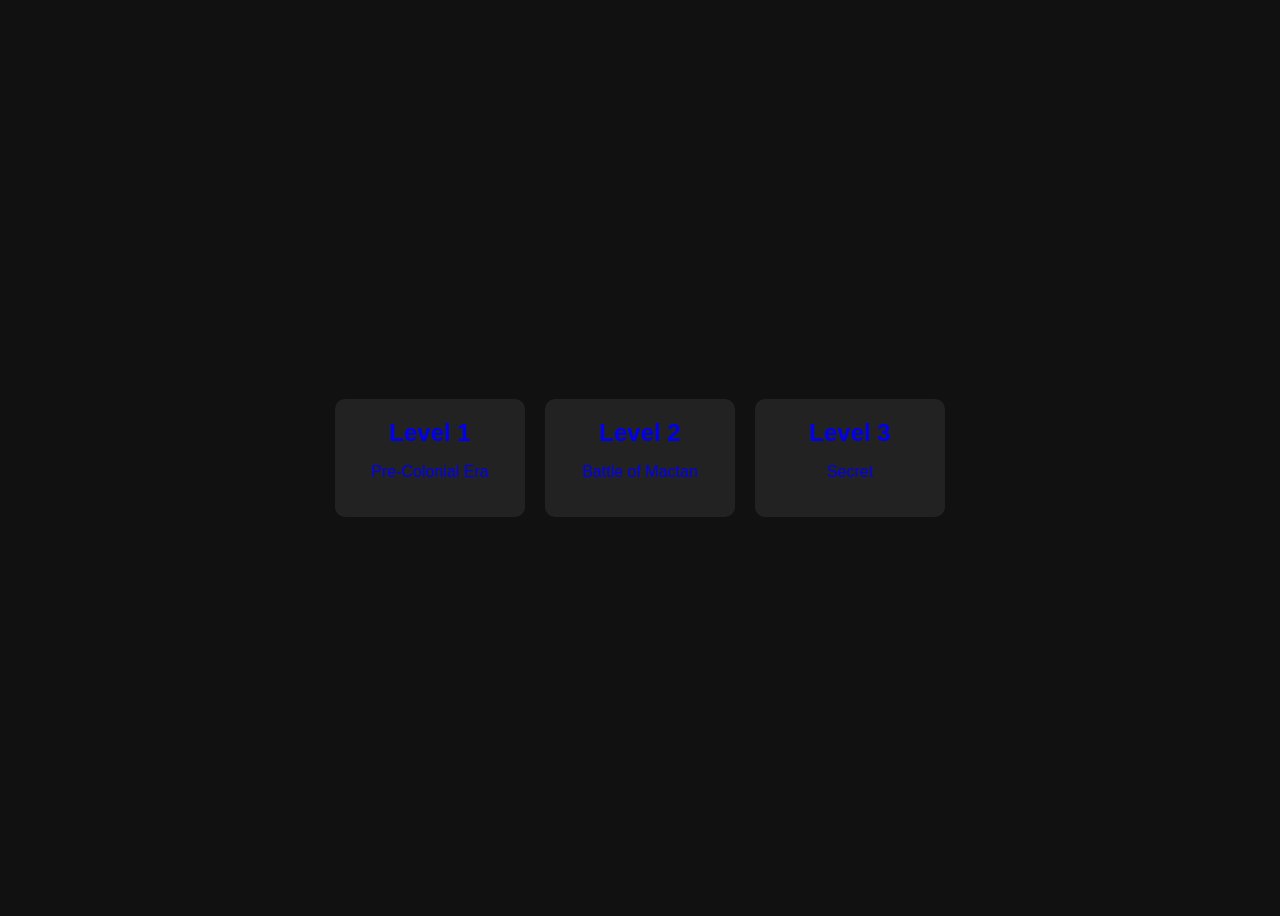
<file: adventure.html>
<!DOCTYPE html>
<html lang="en">
<head>
    <meta charset="UTF-8">
    <meta name="viewport" content="width=device-width, initial-scale=1.0">
    <title>Adventure Game</title>

    <style>
        body {
            font-family: Arial, sans-serif;
            background: #111;
            color: white;
            display: flex;
            justify-content: center;
            align-items: center;
            height: 100vh;
        }

        .game-cards {
            display: flex;
            gap: 20px;
        }

        .card-link {
            text-decoration: none;
        }

        .card {
            width: 150px;
            padding: 20px;
            background: #222;
            border-radius: 10px;
            text-align: center;
            transition: 0.3s;
            cursor: pointer;
        }

        .card:hover {
            transform: scale(1.05);
            background: #333;
        }

        .card h2 {
            margin: 0 0 10px;
        }
    </style>

</head>
<body>

    <div class="game-cards">

        <a class="card-link" href="/game/level1.html">
            <div class="card">
                <h2>Level 1</h2>
                <p>Pre-Colonial Era</p>
            </div>
        </a>

        <a class="card-link" href="level2.html">
            <div class="card">
                <h2>Level 2</h2>
                <p>Battle of Mactan</p>
            </div>
        </a>

        <a class="card-link" href="level3.html">
            <div class="card">
                <h2>Level 3</h2>
                <p>Secret</p>
            </div>
        </a>

    </div>

</body>
</html>
</file>
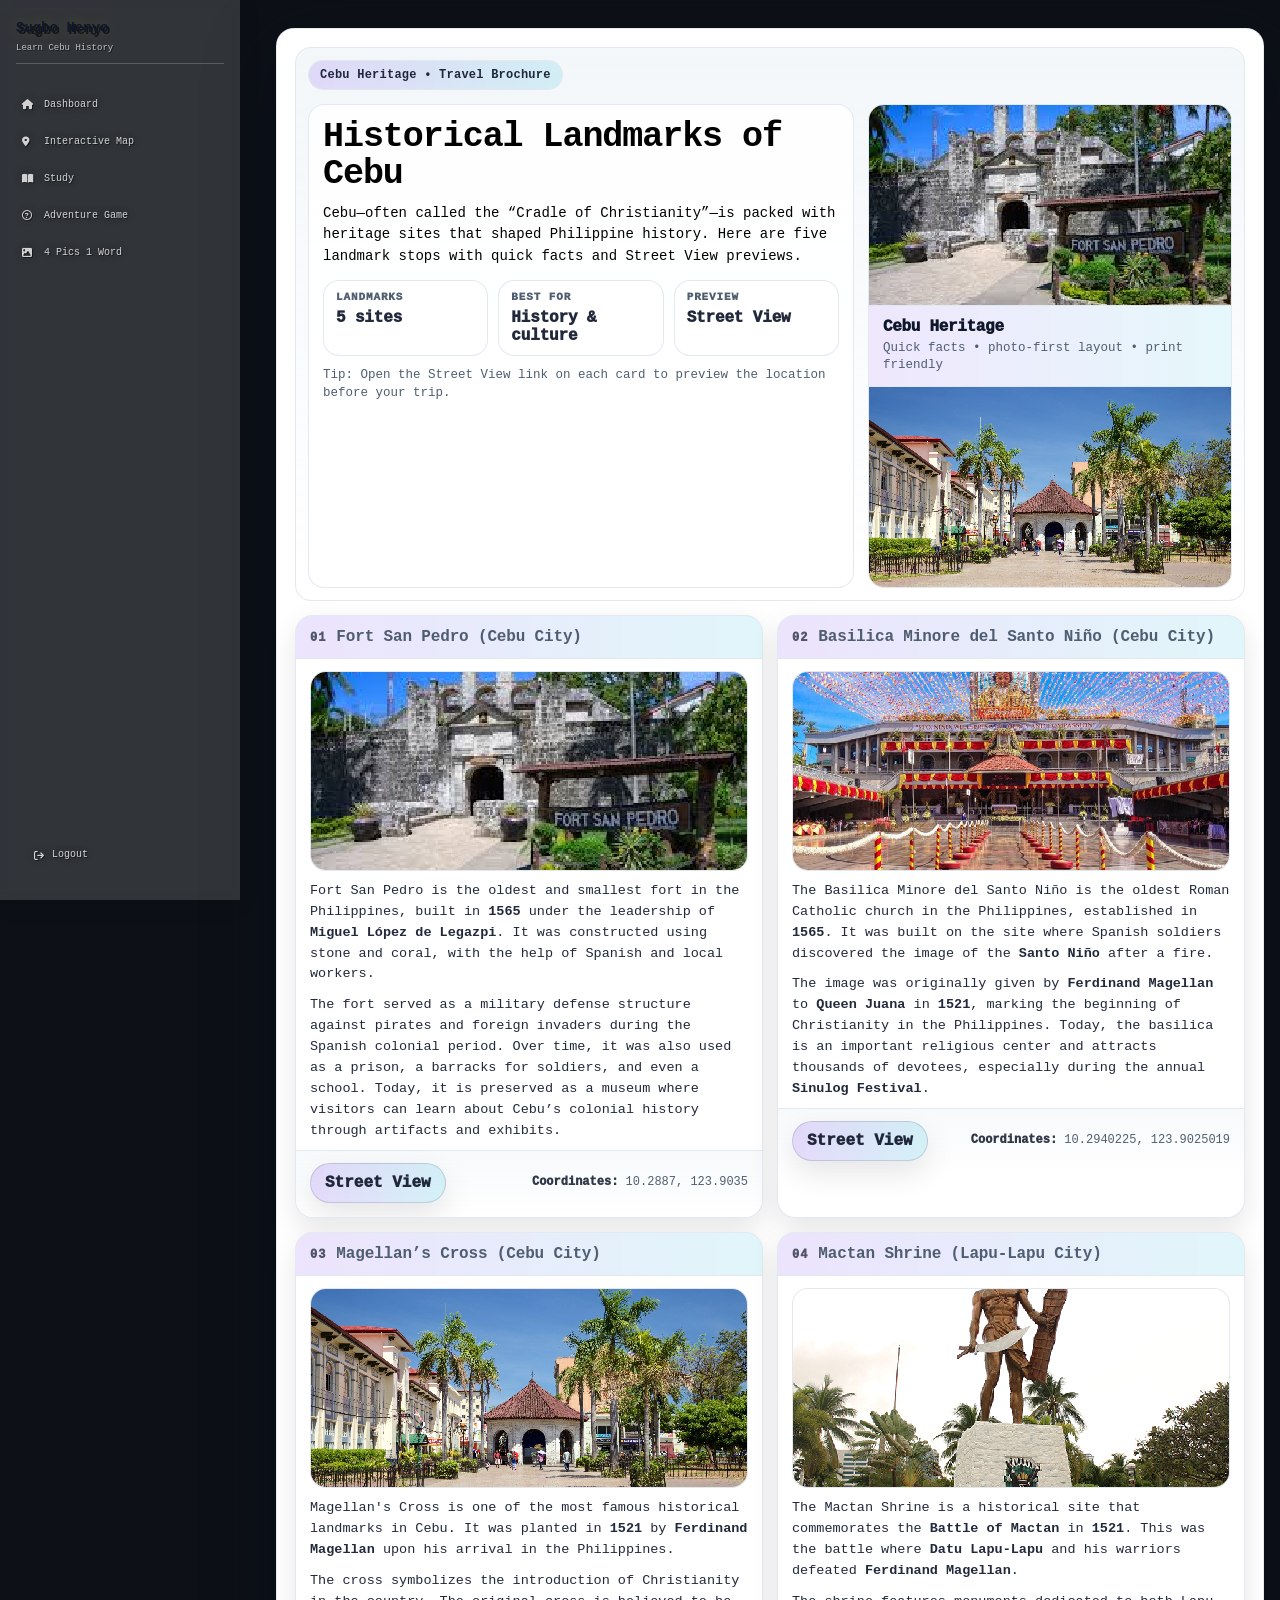
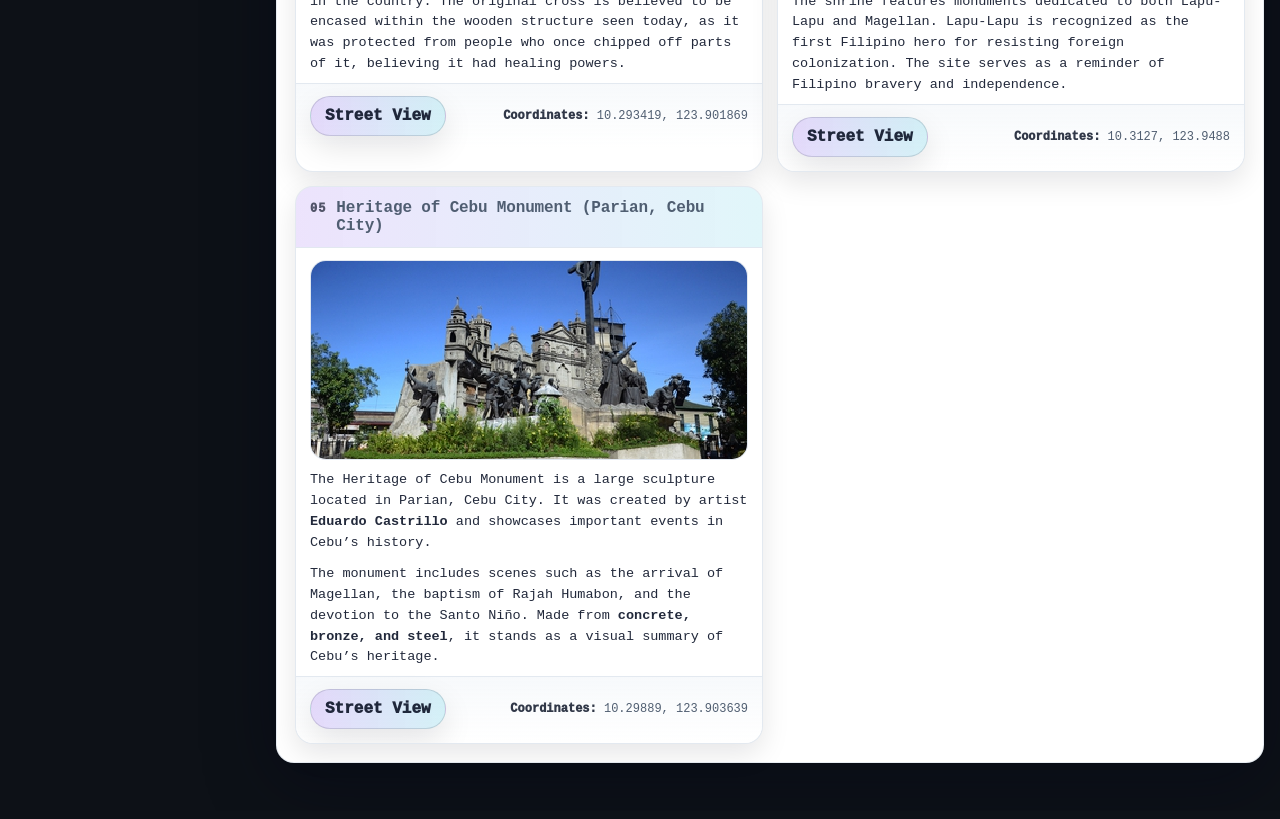
<file: streetview.html>
<!doctype html>
<html lang="en">
  <head>
    <meta charset="utf-8" />
    <meta name="viewport" content="width=device-width, initial-scale=1" />
    <title>Historical Landmarks of Cebu — Brochure</title>
    <link rel="stylesheet" href="streetview.css" />
  </head>
  <body>
    <div id="sidebar"></div>

    <main class="page">
      <section class="sheet" aria-label="Cebu heritage brochure">
        <header class="top">
          <div class="top__bar">
            <div class="badge">Cebu Heritage • Travel Brochure</div>
          </div>

          <div class="top__grid">
            <div class="top__copy">
              <h1 class="title-street">Historical Landmarks of Cebu</h1>
              <p class="lede">
                Cebu—often called the “Cradle of Christianity”—is packed with heritage sites that shaped Philippine history.
                Here are five landmark stops with quick facts and Street View previews.
              </p>

              <div class="atglance" aria-label="At a glance">
                <div class="stat">
                  <div class="stat__k">Landmarks</div>
                  <div class="stat__v">5 sites</div>
                </div>
                <div class="stat">
                  <div class="stat__k">Best for</div>
                  <div class="stat__v">History & culture</div>
                </div>
                <div class="stat">
                  <div class="stat__k">Preview</div>
                  <div class="stat__v">Street View</div>
                </div>
              </div>

              <p class="hint">
                Tip: Open the Street View link on each card to preview the location before your trip.
              </p>
            </div>

            <div class="top__media" aria-label="Cover photos">
              <div class="mosaic">
                <div class="mosaic__img">
                  <picture>
                    <source srcset="./images/fort1.png" type="image/png" />
                    <img alt="Fort San Pedro" loading="lazy" src="./images/fort1.png" />
                  </picture>
                </div>
                <div class="mosaic__mid">
                  <div class="mosaic__kicker">Cebu Heritage</div>
                  <div class="mosaic__sub">Quick facts • photo-first layout • print friendly</div>
                </div>
                <div class="mosaic__img">
                  <picture>
                    <source srcset="./images/mag2.png" type="image/png" />
                    <img alt="Magellan's Cross" loading="lazy" src="./images/mag2.png" />
                  </picture>
                </div>
              </div>
            </div>
          </div>
        </header>

        <section class="cards" aria-label="Landmarks list">
          <article class="card">
            <div class="card__head">
              <div class="card__num">01</div>
              <h2 class="card__title">Fort San Pedro <span class="card__place">(Cebu City)</span></h2>
            </div>
            <div class="card__body">
              <div class="media">
                <picture>
                  <source srcset="./images/fort1.png" type="image/png" />
                  <img alt="Fort San Pedro" loading="lazy" src="./images/fort1.png" />
                </picture>
              </div>
              <p class="p">
                Fort San Pedro is the oldest and smallest fort in the Philippines, built in <strong>1565</strong> under the
                leadership of <strong>Miguel López de Legazpi</strong>. It was constructed using stone and coral, with the help
                of Spanish and local workers.
              </p>
              <p class="p">
                The fort served as a military defense structure against pirates and foreign invaders during the Spanish
                colonial period. Over time, it was also used as a prison, a barracks for soldiers, and even a school. Today,
                it is preserved as a museum where visitors can learn about Cebu’s colonial history through artifacts and
                exhibits.
              </p>
            </div>
            <div class="card__foot">
              <a class="btn" href="https://www.google.com/maps/@10.2921803,123.9059101,3a,75y,11.11h,92.73t/data=!3m6!1e1!3m4!1sgtUm4kDCSK3WTDnEqbeT-A!2e0!7i16384!8i8192?entry=ttu">Street View</a>
              <div class="coords"><strong>Coordinates:</strong> 10.2887, 123.9035</div>
            </div>
          </article>

          <article class="card">
            <div class="card__head">
              <div class="card__num">02</div>
              <h2 class="card__title">Basilica Minore del Santo Niño <span class="card__place">(Cebu City)</span></h2>
            </div>
            <div class="card__body">
              <div class="media">
                <picture>
                  <source srcset="./images/stnino1.png" type="image/png" />
                  <img alt="Basilica Minore del Santo Niño" loading="lazy" src="./images/stnino1.png" />
                </picture>
              </div>
              <p class="p">
                The Basilica Minore del Santo Niño is the oldest Roman Catholic church in the Philippines, established in
                <strong>1565</strong>. It was built on the site where Spanish soldiers discovered the image of the
                <strong>Santo Niño</strong> after a fire.
              </p>
              <p class="p">
                The image was originally given by <strong>Ferdinand Magellan</strong> to <strong>Queen Juana</strong> in
                <strong>1521</strong>, marking the beginning of Christianity in the Philippines. Today, the basilica is an
                important religious center and attracts thousands of devotees, especially during the annual
                <strong>Sinulog Festival</strong>.
              </p>
            </div>
            <div class="card__foot">
              <a class="btn" href="https://www.google.com/maps/@?api=1&map_action=pano&viewpoint=10.2940225,123.9025019">Street View</a>
              <div class="coords"><strong>Coordinates:</strong> 10.2940225, 123.9025019</div>
            </div>
          </article>

          <article class="card">
            <div class="card__head">
              <div class="card__num">03</div>
              <h2 class="card__title">Magellan’s Cross <span class="card__place">(Cebu City)</span></h2>
            </div>
            <div class="card__body">
              <div class="media">
                <picture>
                  <source srcset="./images/mag2.png" type="image/png" />
                  <img alt="Magellan’s Cross" loading="lazy" src="./images/mag2.png" />
                </picture>
              </div>
              <p class="p">
                Magellan's Cross is one of the most famous historical landmarks in Cebu. It was planted in <strong>1521</strong>
                by <strong>Ferdinand Magellan</strong> upon his arrival in the Philippines.
              </p>
              <p class="p">
                The cross symbolizes the introduction of Christianity in the country. The original cross is believed to be
                encased within the wooden structure seen today, as it was protected from people who once chipped off parts of
                it, believing it had healing powers.
              </p>
            </div>
            <div class="card__foot">
              <a class="btn" href="https://www.google.com/maps/@?api=1&map_action=pano&viewpoint=10.293419,123.901869">Street View</a>
              <div class="coords"><strong>Coordinates:</strong> 10.293419, 123.901869</div>
            </div>
          </article>

          <article class="card">
            <div class="card__head">
              <div class="card__num">04</div>
              <h2 class="card__title">Mactan Shrine <span class="card__place">(Lapu-Lapu City)</span></h2>
            </div>
            <div class="card__body">
              <div class="media">
                <picture>
                  <source srcset="./images/mctan1.png" type="image/png" />
                  <img alt="Mactan Shrine" loading="lazy" src="./images/mctan1.png" />
                </picture>
              </div>
              <p class="p">
                The Mactan Shrine is a historical site that commemorates the <strong>Battle of Mactan</strong> in
                <strong>1521</strong>. This was the battle where <strong>Datu Lapu-Lapu</strong> and his warriors defeated
                <strong>Ferdinand Magellan</strong>.
              </p>
              <p class="p">
                The shrine features monuments dedicated to both Lapu-Lapu and Magellan. Lapu-Lapu is recognized as the first
                Filipino hero for resisting foreign colonization. The site serves as a reminder of Filipino bravery and
                independence.
              </p>
            </div>
            <div class="card__foot">
              <a class="btn" href="https://www.google.com/maps/@?api=1&map_action=pano&viewpoint=10.3127,123.9488">Street View</a>
              <div class="coords"><strong>Coordinates:</strong> 10.3127, 123.9488</div>
            </div>
          </article>

          <article class="card">
            <div class="card__head">
              <div class="card__num">05</div>
              <h2 class="card__title">Heritage of Cebu Monument <span class="card__place">(Parian, Cebu City)</span></h2>
            </div>
            <div class="card__body">
              <div class="media">
                <picture>
                  <source srcset="./images/heritege.png" type="image/png" />
                  <img alt="Heritage of Cebu Monument" loading="lazy" src="./images/heritege.png" />
                </picture>
              </div>
              <p class="p">
                The Heritage of Cebu Monument is a large sculpture located in Parian, Cebu City. It was created by artist
                <strong>Eduardo Castrillo</strong> and showcases important events in Cebu’s history.
              </p>
              <p class="p">
                The monument includes scenes such as the arrival of Magellan, the baptism of Rajah Humabon, and the devotion to
                the Santo Niño. Made from <strong>concrete, bronze, and steel</strong>, it stands as a visual summary of Cebu’s
                heritage.
              </p>
            </div>
            <div class="card__foot">
              <a class="btn" href="https://www.google.com/maps/@?api=1&map_action=pano&viewpoint=10.29889,123.903639">Street View</a>
              <div class="coords"><strong>Coordinates:</strong> 10.29889, 123.903639</div>
            </div>
          </article>
        </section>

      </section>
    </main>

    <script>
      fetch('sidebar.html')
        .then(response => response.text())
        .then(data => {
          document.getElementById('sidebar').innerHTML = data;
        });
    </script>
  </body>
</html>
</file>
<file: streetview.css>
:root{
  --bg1:#070a13;
  --bg2:#0b1024;
  --paper:#ffffff;
  --ink:#0f172a;
  --muted:#475569;
  --border:#e2e8f0;
  --soft:#f1f5f9;
  --shadow: 0 18px 70px rgba(2,6,23,.38);
  --shadow2: 0 10px 28px rgba(2,6,23,.10);
  --accent:#7c3aed;
  --accent2:#06b6d4;
  --sidebar-width: 260px;
  --bg-deep: #0d1117;
}

*{box-sizing:border-box}

body{
  margin:0;
  font-family:"Segoe UI", Arial, sans-serif;
  color:var(--ink);
  background: var(--bg-deep);
}

#sidebar{
  position: fixed;
  top: 0;
  left: 0;
  width: var(--sidebar-width);
  height: 100vh;
  overflow-y: auto;
  z-index: 1000;
}

.page{
  padding:28px 16px 48px;
  margin-left: var(--sidebar-width);
  background: var(--bg-deep);
}

.sheet{
  max-width: 1100px;
  margin: 0 auto;
  background: var(--paper);
  border: 1px solid rgba(226,232,240,.78);
  border-radius: 18px;
  box-shadow: var(--shadow);
  padding: 18px;
}

.top{
  padding: 12px;
  border-radius: 16px;
  border: 1px solid rgba(226,232,240,.92);
  background: linear-gradient(180deg, rgba(241,245,249,.82), rgba(255,255,255,.95));
}

.top__bar{
  display:flex;
  flex-wrap: wrap;
  gap: 10px;
  align-items:center;
  justify-content:flex-start;
}

.badge{
  display:inline-flex;
  align-items:center;
  gap:8px;
  padding:7px 11px;
  border-radius:999px;
  font-size:12px;
  font-weight:900;
  letter-spacing:.02em;
  color: rgba(15,23,42,.92);
  background: linear-gradient(90deg, rgba(124,58,237,.16), rgba(6,182,212,.14));
  border: 1px solid rgba(226,232,240,.95);
}

.top__grid{
  margin-top: 14px;
  display:grid;
  grid-template-columns: 1.2fr .8fr;
  gap: 14px;
  align-items: stretch;
}

.top__copy{
  padding: 14px;
  border-radius: 16px;
  background: rgba(255,255,255,.85);
  border: 1px solid rgba(226,232,240,.92);
}

.title-street{
  margin: 0 0 10px;
  font-size: clamp(28px, 3.2vw, 35px);
  line-height: 1.05;
  letter-spacing: -0.03em;
  color: black;
}

.lede{
  margin: 0;
  color: black;
  line-height: 1.55;
  font-size: 14px;
}

.atglance{
  margin-top: 12px;
  display:grid;
  grid-template-columns: repeat(3, minmax(0, 1fr));
  gap: 10px;
}

.stat{
  border: 1px solid rgba(226,232,240,.95);
  border-radius: 16px;
  padding: 10px 12px;
  background: rgba(255,255,255,.92);
}

.stat__k{
  font-size: 11px;
  font-weight: 950;
  letter-spacing: .08em;
  text-transform: uppercase;
  color: rgba(71,85,105,.95);
}

.stat__v{
  margin-top: 6px;
  font-weight: 950;
  letter-spacing: -0.01em;
  color: rgba(15,23,42,.92);
}

.hint{
  margin: 10px 0 0;
  color: rgba(71,85,105,.95);
  font-size: 12.5px;
  line-height: 1.45;
}

.top__media{
  border-radius: 16px;
  border: 1px solid rgba(226,232,240,.92);
  background: rgba(255,255,255,.9);
  overflow:hidden;
}

.mosaic{
  height: 100%;
  display:grid;
  grid-template-rows: 1fr auto 1fr;
}

.mosaic__img picture{display:block}

.mosaic__img img{
  width: 100%;
  height: 200px;
  display:block;
  object-fit: cover;
}

.mosaic__mid{
  padding: 12px 14px;
  border-top: 1px solid rgba(226,232,240,.95);
  border-bottom: 1px solid rgba(226,232,240,.95);
  background: linear-gradient(90deg, rgba(124,58,237,.12), rgba(6,182,212,.10));
}

.mosaic__kicker{
  font-weight: 950;
  letter-spacing: -0.02em;
  font-size: 16px;
}

.mosaic__sub{
  margin-top: 4px;
  color: rgba(71,85,105,.95);
  font-size: 12.5px;
  line-height: 1.35;
}

.cards{
  margin-top: 14px;
  display:grid;
  grid-template-columns: 1fr 1fr;
  gap: 14px;
}

.card{
  border-radius: 18px;
  border: 1px solid rgba(226,232,240,.95);
  background: #fff;
  overflow:hidden;
  box-shadow: var(--shadow2);
  break-inside: avoid;
}

.card__head{
  display:flex;
  align-items: baseline;
  gap: 10px;
  padding: 12px 14px;
  background: linear-gradient(90deg, rgba(124,58,237,.14), rgba(6,182,212,.12));
  border-bottom: 1px solid rgba(226,232,240,.95);
}

.card__num{
  font-weight: 1000;
  letter-spacing: .08em;
  font-size: 12px;
  color: rgba(15,23,42,.70);
}

.card__title{
  margin:0;
  font-size: 16px;
  letter-spacing: -0.01em;
  color: rgba(71,85,105,.95);
}

.card__place{
  font-weight: 800;
  color: rgba(71,85,105,.95);
}

.card__body{padding: 12px 14px 8px}

.media picture{display:block}

.media img{
  width:100%;
  height: 200px;
  display:block;
  object-fit: cover;
  border-radius: 16px;
  border: 1px solid rgba(226,232,240,.95);
  background: var(--soft);
}

.p{
  margin: 10px 0 0;
  line-height: 1.55;
  font-size: 13.5px;
  color: rgba(15,23,42,.92);
}

.card__foot{
  display:flex;
  align-items:center;
  justify-content: space-between;
  gap: 12px;
  padding: 12px 14px 14px;
  border-top: 1px solid rgba(226,232,240,.95);
  background: linear-gradient(180deg, rgba(241,245,249,.58), rgba(255,255,255,.90));
}

.btn{
  display:inline-flex;
  align-items:center;
  justify-content:center;
  padding: 10px 14px;
  border-radius: 999px;
  border: 1px solid rgba(15,23,42,.14);
  background: linear-gradient(90deg, rgba(124,58,237,.18), rgba(6,182,212,.16));
  color: rgba(15,23,42,.92);
  font-weight: 950;
  text-decoration: none;
  box-shadow: 0 12px 30px rgba(2,6,23,.10);
  white-space: nowrap;
}

.btn:hover{
  background: linear-gradient(90deg, rgba(124,58,237,.24), rgba(6,182,212,.20));
}

.coords{
  font-size: 12px;
  color: rgba(71,85,105,.95);
  font-variant-numeric: tabular-nums;
  text-align: right;
  line-height: 1.25;
}

.coords strong{
  color: rgba(15,23,42,.86);
  font-weight: 950;
}

@media (max-width: 980px){
  .top__grid{grid-template-columns:1fr}
  .cards{grid-template-columns:1fr}
  .mosaic__img img{height: 190px}
  .atglance{grid-template-columns:1fr}
}

@media print{
  body{background:#ffffff}
  .page{padding:0}
  .sheet{
    box-shadow:none;
    border:0;
    border-radius:0;
    padding: 12mm;
    width: 210mm;
    min-height: 297mm;
  }
  a[href]::after{content:""}
  .btn{box-shadow:none; background: rgba(15,23,42,.04)}
}
</file>
